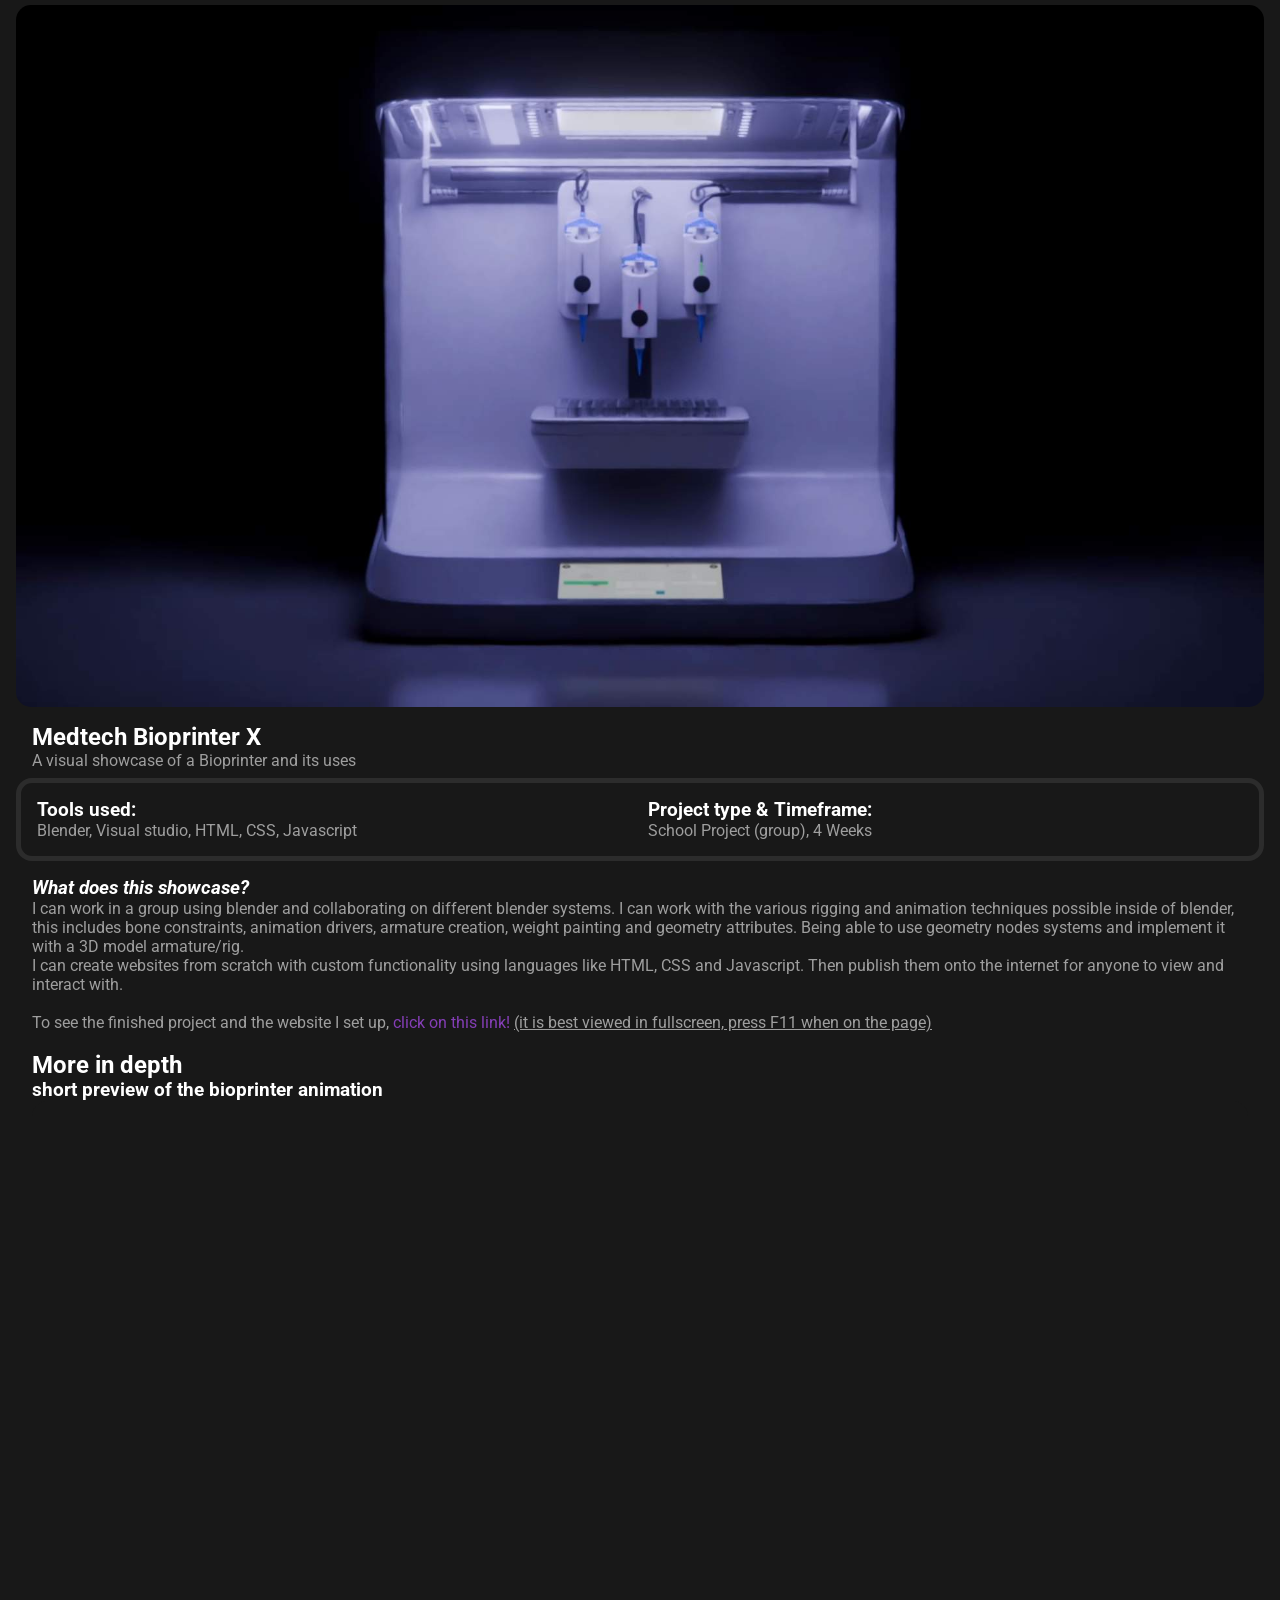
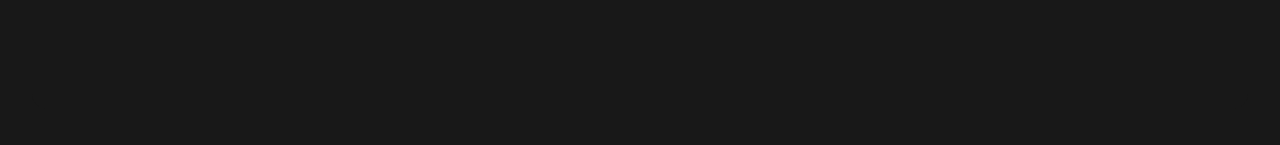
<file: src/html/project-pages/bioprinter-project.html>
<!DOCTYPE html>
<html lang="en">
<head>
    <meta charset="UTF-8">
    <meta name="viewport" content="width=device-width, initial-scale=1.0">
    <link rel="stylesheet" href="/src/css/main.css">
    <link rel="stylesheet" href="/src/css/project-page.css">
    <title>Bioprinter</title>
</head>
<body class="project-page">

    <!-- about section -->
    <section class="project-about">
        <!-- primary image -->
        <img src="/assets/bioprinter/bioprinter-bigshot.jpg" alt="" class="about-image">
        <!-- title & one sentence descriptor -->
        <div class="about-details">
            <div class="about-header">
                <h1 class="about-title">Medtech Bioprinter X</h1>
                <p class="about-description">A visual showcase of a Bioprinter and its uses</p>
            </div>
            <!-- tools, project type, timeframe -->
            <div class="details-container">
                <div>
                    <h3>Tools used:</h3>
                    <p>Blender, Visual studio, HTML, CSS, Javascript</p>
                </div>
                <div>
                    <h3>Project type & Timeframe:</h3>
                    <p>School Project (group), 4 Weeks</p>
                </div>
            </div>
        </div>
    </section>

    <!-- project content -->
    <section class="project-content">
        <h3><i>What does this showcase?</i></h3>
        <p>
            I can work in a group using blender and collaborating on different blender systems. I can work with the various rigging
            and animation techniques possible inside of blender, this includes bone constraints, animation drivers, armature
            creation, weight painting and geometry attributes. Being able to use geometry nodes systems and implement it with a 3D
            model armature/rig.
            <br>
            I can create websites from scratch with custom functionality using languages like HTML, CSS and Javascript. Then publish
            them onto the internet for anyone to view and interact with.
            <br><br>
            To see the finished project and the website I set up,
            <a href="https://zeliotl.github.io/WhatIsABioprinter/" target="_blank" class="project-link"> click on this link!</a>
            <u>(it is best viewed in fullscreen, press F11 when on the page)</u>
        </p>
        <br>
        <h1>More in depth</h1>
        <h3>short preview of the bioprinter animation</h3>
        <video 
        src="/assets/bioprinter/videos/bioprinter-showcase-segment.mp4"
        autoplay loop muted playsinline
        ></video>
    </section>

    <!-- other projects -->
    <!-- might be added later -->
</body>
</html>
</file>
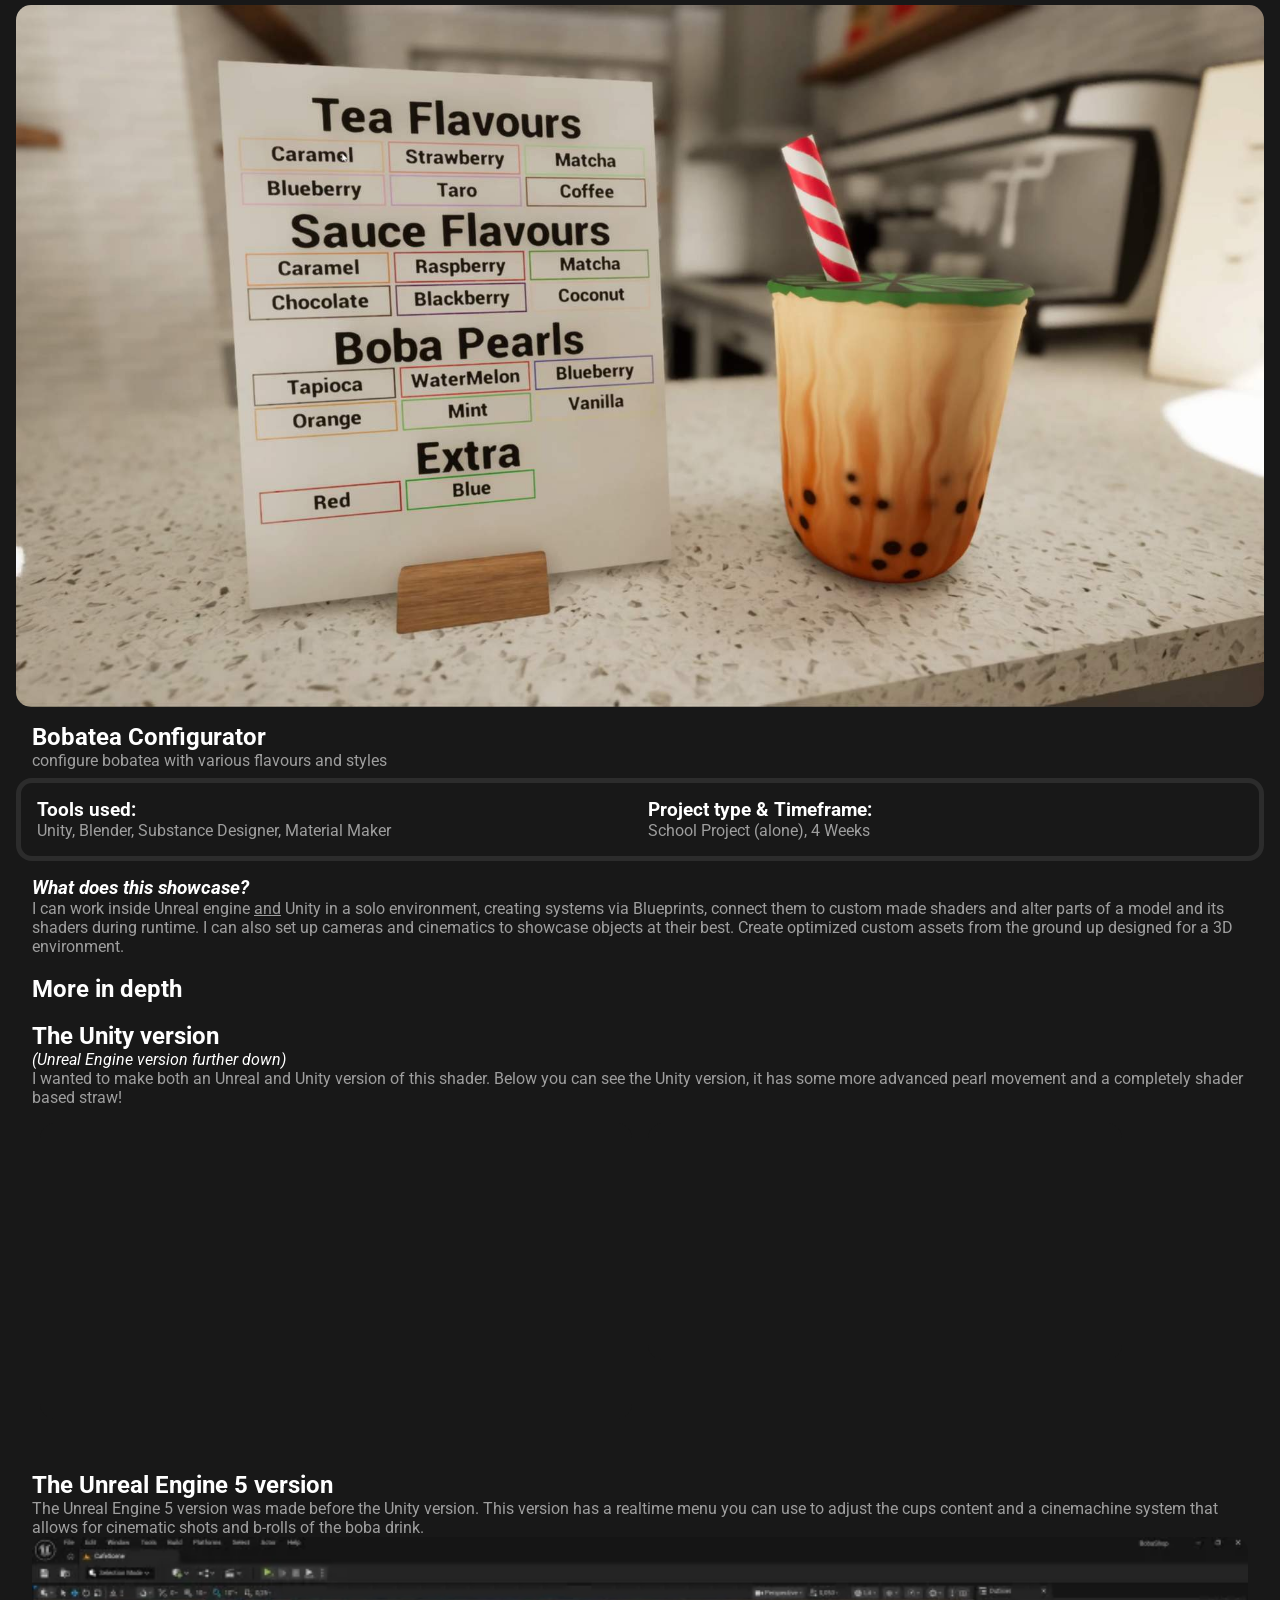
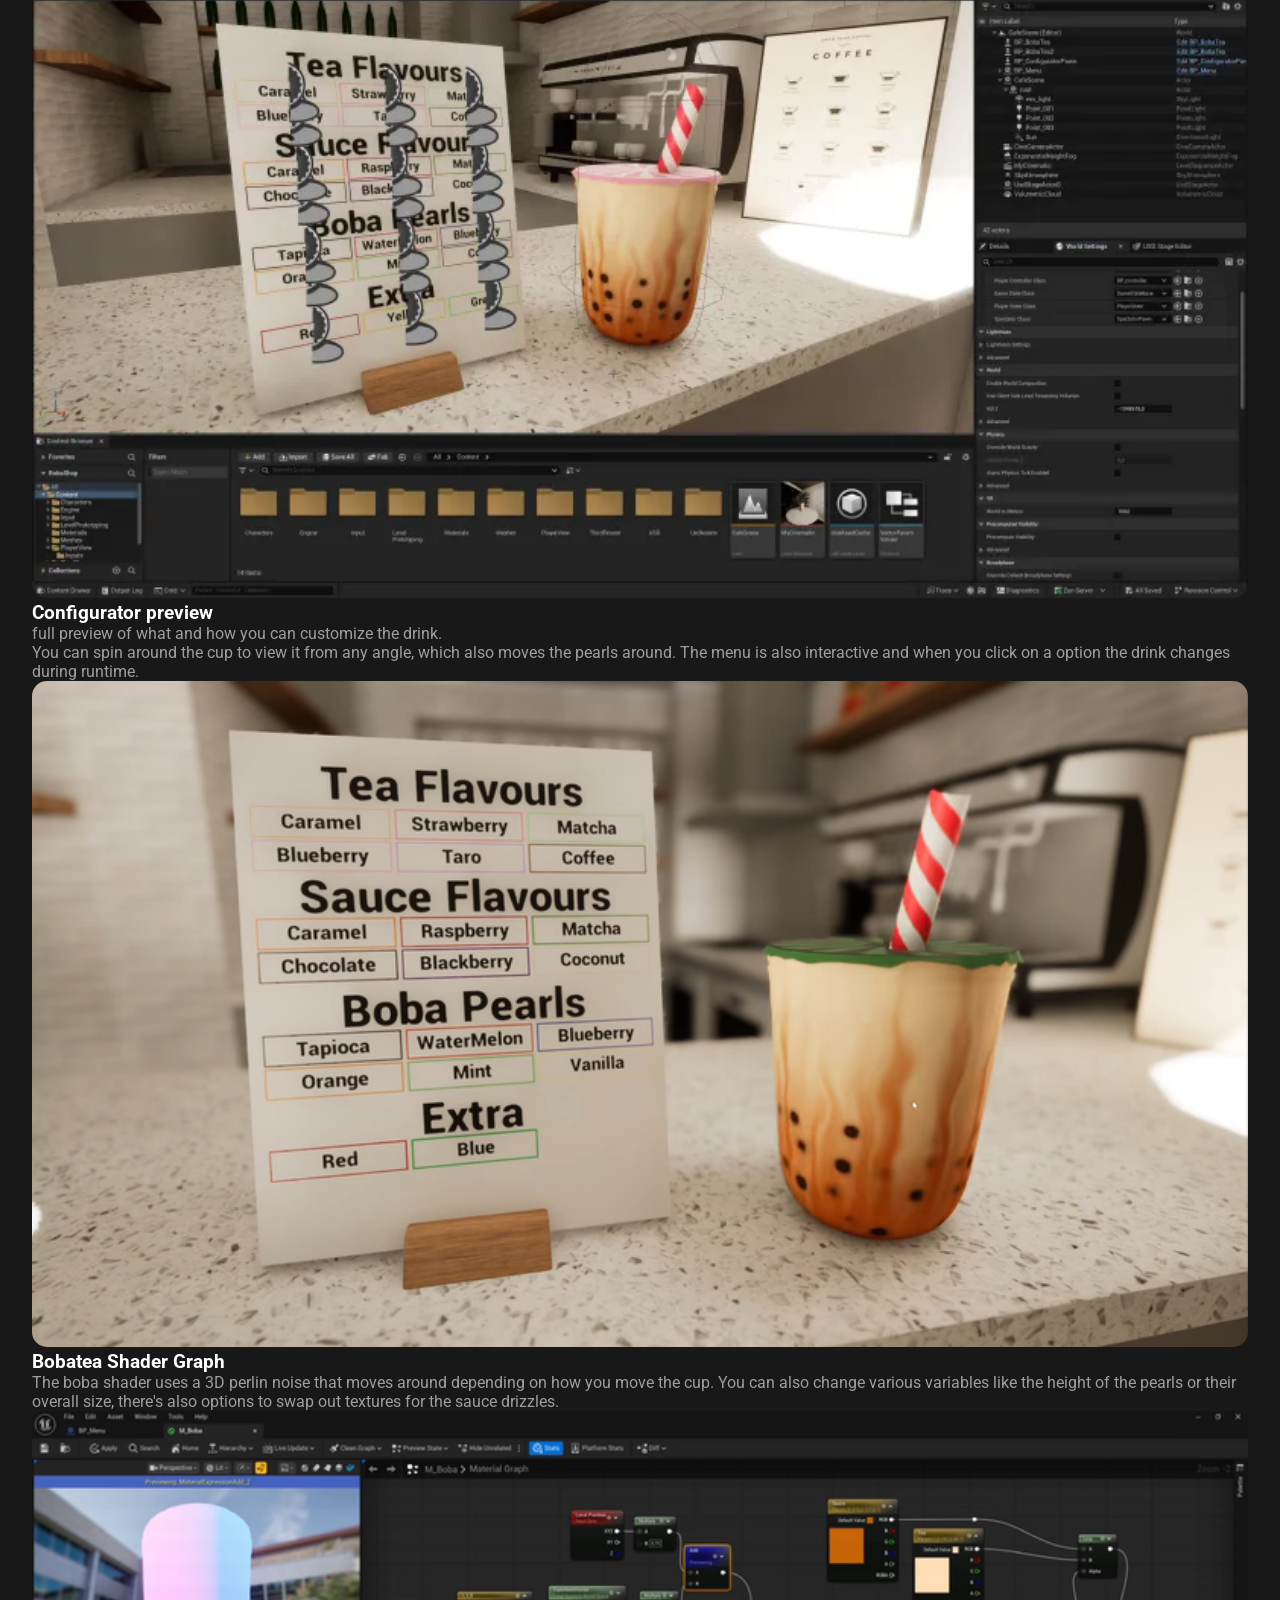
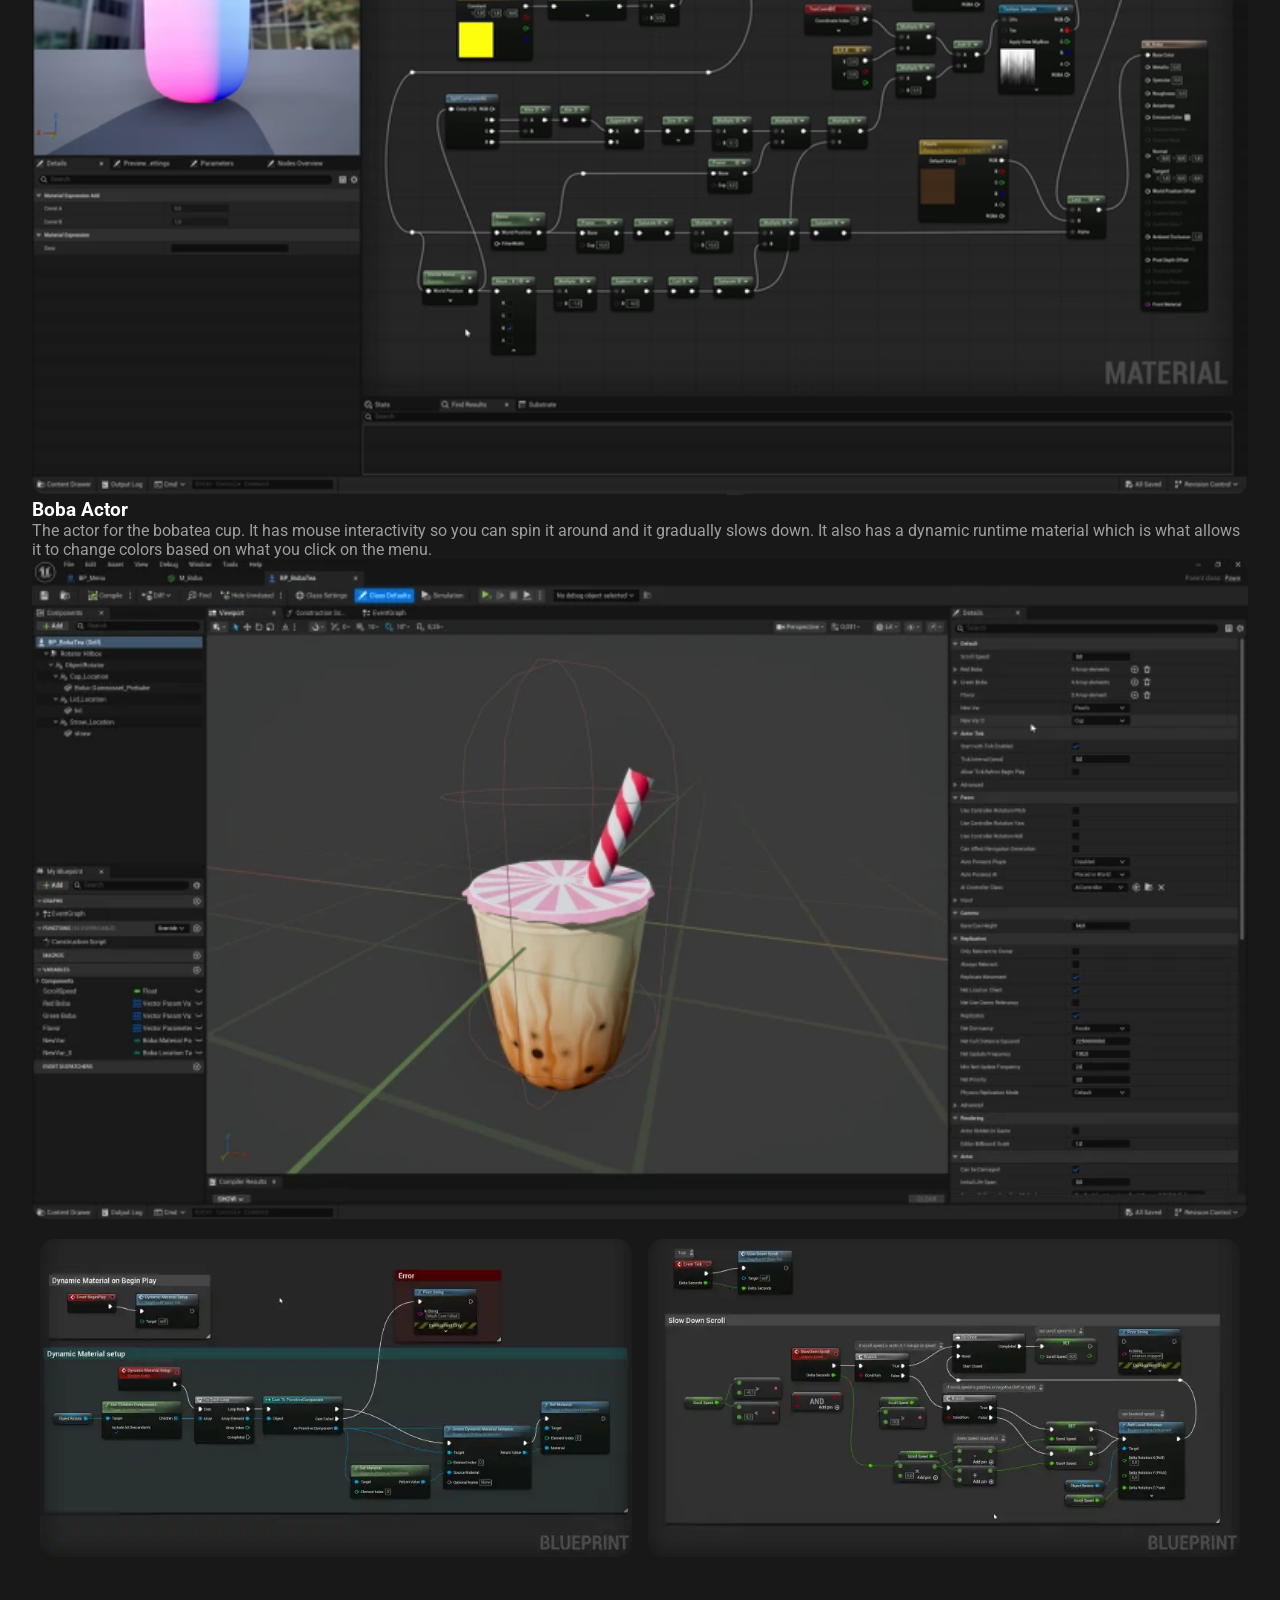
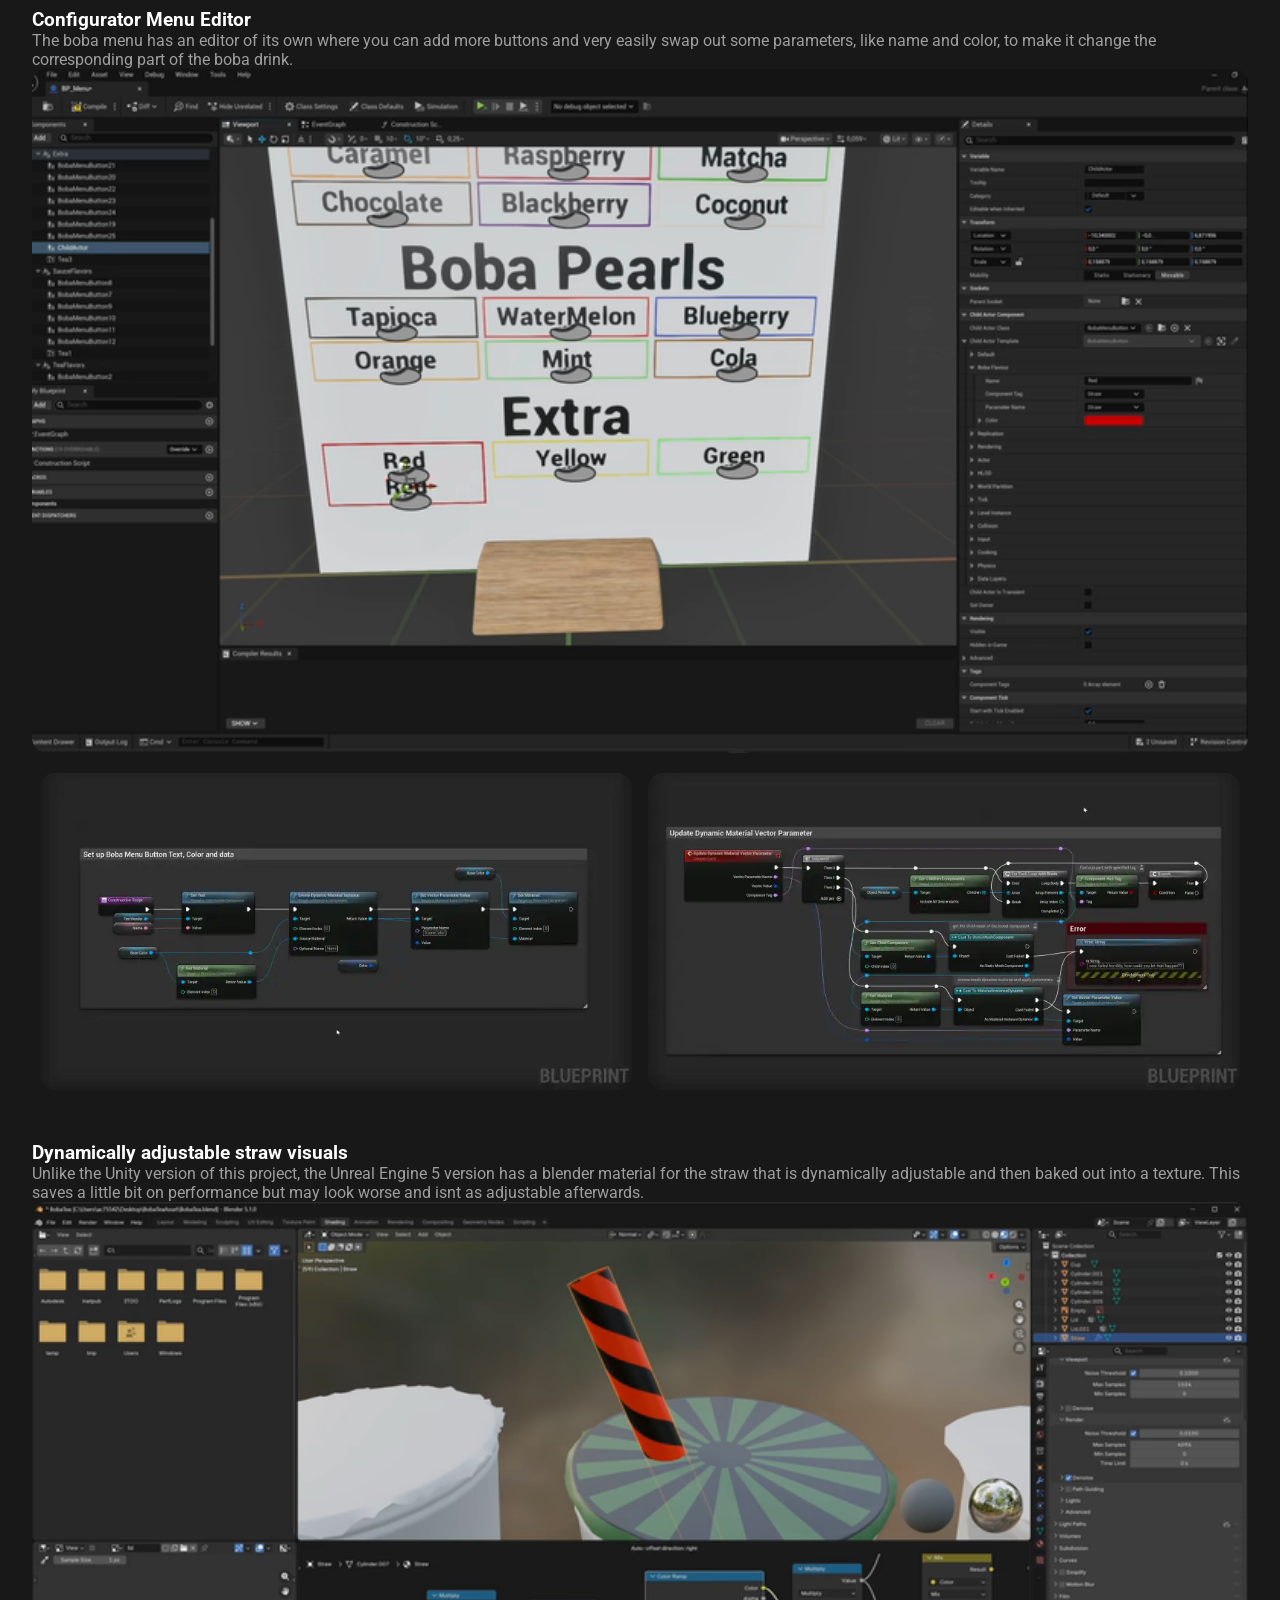
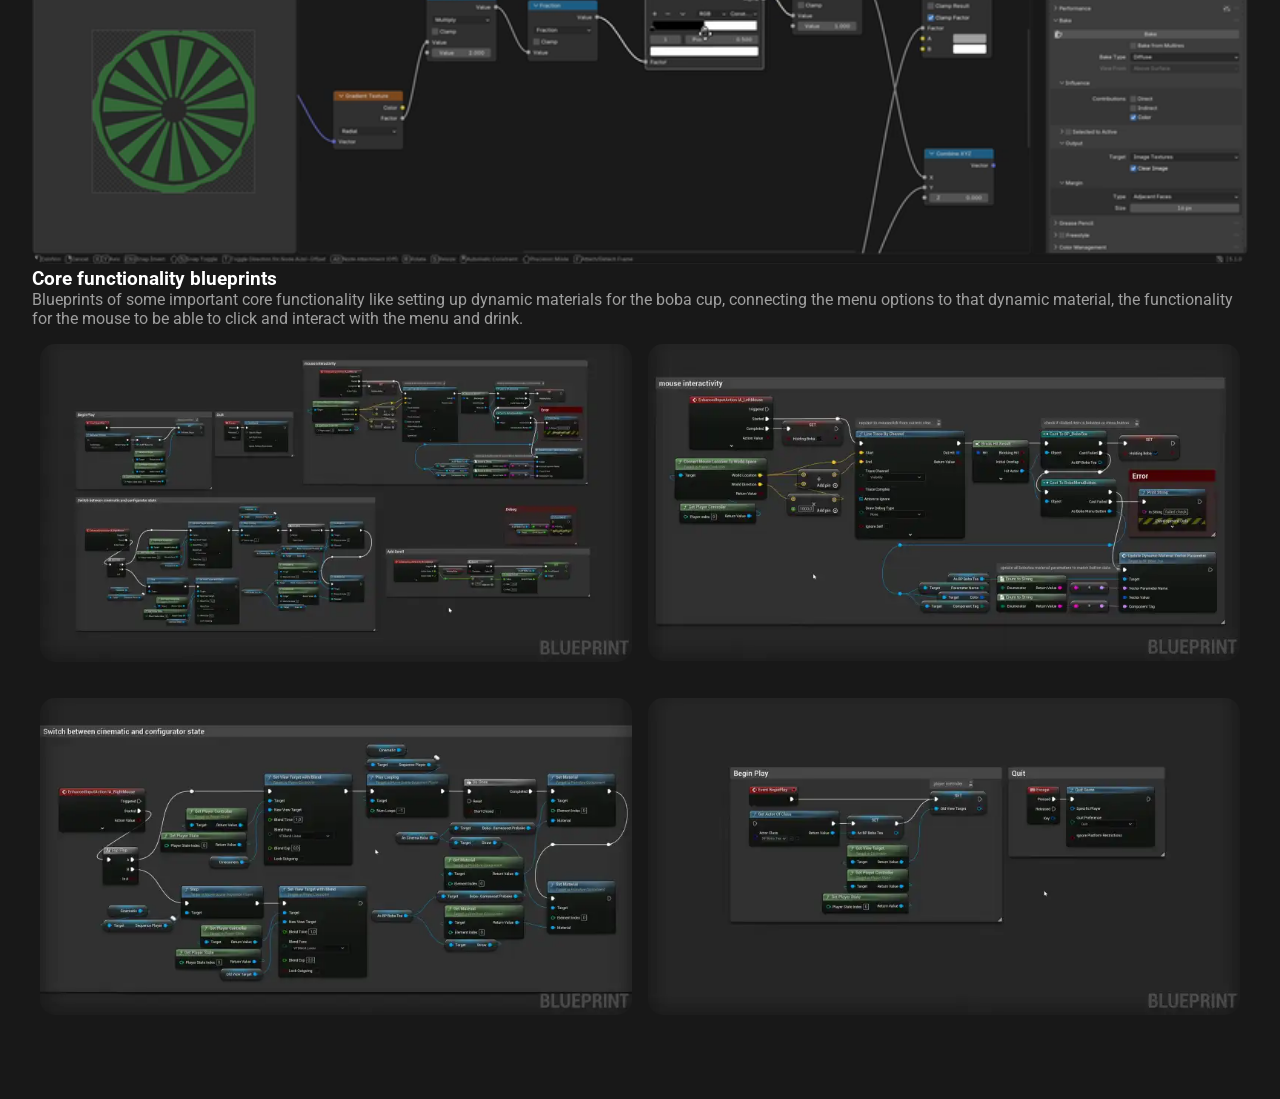
<file: src/html/project-pages/bobatea-configurator.html>
<!DOCTYPE html>
<html lang="en">
<head>
    <meta charset="UTF-8">
    <meta name="viewport" content="width=device-width, initial-scale=1.0">
    <link rel="stylesheet" href="/src/css/main.css">
    <link rel="stylesheet" href="/src/css/project-page.css">
    <title>Bobatea configurator</title>
</head>
<body class="project-page">

    <!-- about section -->
    <section class="project-about">
        <!-- primary image -->
        <img src="/assets/bobatea/bobatea-bigshot.jpg" alt="" class="about-image">
        <!-- title & one sentence descriptor -->
        <div class="about-details">
            <div class="about-header">
                <h1 class="about-title">Bobatea Configurator</h1>
                <p class="about-description">configure bobatea with various flavours and styles</p>
            </div>
            <!-- tools, project type, timeframe -->
            <div class="details-container">
                <div>
                    <h3>Tools used:</h3>
                    <p>Unity, Blender, Substance Designer, Material Maker</p>
                </div>
                <div>
                    <h3>Project type & Timeframe:</h3>
                    <p>School Project (alone), 4 Weeks</p>
                </div>
            </div>
        </div>
    </section>

    <!-- project content -->
    <section class="project-content">
        <h3><i>What does this showcase?</i></h3>
        <p>
            I can work inside Unreal engine <u>and</u> Unity in a solo environment, creating systems via Blueprints, connect them to
            custom made shaders and alter parts of a model and its shaders during runtime. I can also set up cameras and cinematics
            to showcase objects at their best. Create optimized custom assets from the ground up designed for a 3D environment.
        </p>
        <br>
        <h1>More in depth</h1>
        <br>

        <!-- Unity version of bobatea -->
         <h2>The Unity version</h2>
         <i>(Unreal Engine version further down)</i>
         <p>
            I wanted to make both an Unreal and Unity version of this shader. Below you 
            can see the Unity version, it has some more advanced
            pearl movement and a completely shader based straw!
            <br>
         </p>
        <div class="video-group">
            <div class="media-container">
                <video 
                src="/assets/bobatea/videos/bobatea_pearls_moving.mp4"
                autoplay loop muted playsinline
                ></video>
            </div>
            <div class="media-container">
                <video 
                src="/assets/bobatea/videos/adjustable_straw_showcase.mp4"
                autoplay loop muted playsinlinebob
                style="width: 80%;"
                ></video>
            </div>
        </div>

        
        <!-- Unreal Engine 5 version of bobatea -->
        <h2>The Unreal Engine 5 version</h2>
        <p>
            The Unreal Engine 5 version was made before the Unity version. This version has a 
            realtime menu you can use to adjust the cups content and a cinemachine system that 
            allows for cinematic shots and b-rolls of the boba drink.
        </p>
        <img 
        src="/assets/bobatea/images/boba_tea_scene.webp" 
        alt=""
        loading="lazy"
        >

        <!-- Configurator preview -->
        <h3>Configurator preview</h3>
        <p>
            full preview of what and how you can customize the drink.<br>
            You can spin around the cup to view it from any angle, which also moves the pearls around.
            The menu is also interactive and when you click on a option the drink changes during runtime.
        </p>
        <video 
        src="/assets/bobatea/videos/boba_configurator.webm"
        autoplay loop muted playsinline
        loading="lazy"
        ></video>

        <!-- Bobatea Shader Graph -->
        <h3>Bobatea Shader Graph</h3>
        <p>
            The boba shader uses a 3D perlin noise that moves around depending on how you move the cup.
            You can also change various variables like the height of the pearls or their overall size, 
            there's also options to swap out textures for the sauce drizzles.
        </p>
        <video 
        src="/assets/bobatea/videos/shader_graph.webm"
        autoplay loop muted playsinline
        loading="lazy"
        ></video>
        
        <!-- Boba Actor -->
        <h3>Boba Actor</h3>
        <p>
            The actor for the bobatea cup. It has mouse interactivity so you can spin it around
            and it gradually slows down. It also has a dynamic runtime material which is what 
            allows it to change colors based on what you click on the menu.
        </p>
        <img 
        src="/assets/bobatea/images/boba_actor.webp" 
        alt=""
        loading="lazy"
        >
        <div class="video-group">
            <div class="media-container">
                <img 
                src="/assets/bobatea/images/dynamic_material.webp" 
                alt=""
                loading="lazy"
                >
            </div>
            <div class="media-container">
                <img 
                src="/assets/bobatea/images/slow_down_scroll.webp" 
                alt=""
                loading="lazy"
                >
            </div>
        </div>
        

        <!-- Configurator Menu Editor -->
        <h3>Configurator Menu Editor</h3>
        <p>
            The boba menu has an editor of its own where you can add more buttons and very easily
            swap out some parameters, like name and color, to make it change the 
            corresponding part of the boba drink.
        </p>
        <video 
        src="/assets/bobatea/videos/boba_menu_editor.webm"
        autoplay loop muted playsinline
        loading="lazy"
        ></video>
        <div class="video-group">
            <div class="media-container">
                <img 
                src="/assets/bobatea/images/boba_menu_button.webp" 
                alt=""
                loading="lazy"
                >
            </div>
            <div class="media-container">
                <img 
                src="/assets/bobatea/images/dynamic_material_vectors.webp" 
                alt=""
                loading="lazy"
                >
            </div>
        </div>
        

        <!-- dynamically adjustable straw visuals -->
        <h3>Dynamically adjustable straw visuals</h3>
        <p>
            Unlike the Unity version of this project, the Unreal Engine 5 version has a blender 
            material for the straw that is dynamically adjustable and then baked out into a texture.
            This saves a little bit on performance but may look worse and isnt as adjustable afterwards.
        </p>
        <video 
        src="/assets/bobatea/videos/boba_straw_material.webm"
        autoplay loop muted playsinline
        loading="lazy"
        ></video>

        <!-- Core functionality blueprints -->
        <h3>Core functionality blueprints</h3>
        <p>
            Blueprints of some important core functionality like setting up dynamic materials for the boba cup,
            connecting the menu options to that dynamic material, the functionality for the mouse to be able to click
            and interact with the menu and drink.
        </p>
        <div class="video-group">
            <div class="media-container">
                <img 
                src="/assets/bobatea/images/bunched_nodes.webp" 
                alt=""
                loading="lazy"
                >
            </div>
            <div class="media-container">
                <img 
                src="/assets/bobatea/images/mouse_interactivity.webp" 
                alt=""
                loading="lazy"
                >
            </div>
        </div>
        <div class="video-group">
            <div class="media-container">
                <img class="observe_this"
                src="/assets/bobatea/images/switch_config_cinematic.webp" 
                alt=""
                loading="lazy"
                >
            </div>
            <div class="media-container">
                <img 
                src="/assets/bobatea/images/beginplay_quit.webp" 
                alt=""
                loading="lazy"
                >
            </div>
        </div>
    </section>

    <!-- other projects -->
    <!-- might be added later -->

    <script src="/src/js/observer.js"></script>
</body>
</html>
</file>
<file: src/css/main.css>
@import url("https://fonts.googleapis.com/css2?family=Roboto:ital,wght@0,400;0,900;1,700&display=swap");

/* @import url('https://fonts.googleapis.com/css2?family=Roboto:ital,wght@0,100..900;1,100..900&display=swap'); */

:root {
  --font-family: "Roboto", sans-serf;
  --normal-font: 400;
  --bold-font: 700;
  --bolder-font: 900;
  --bg-color: #181818;
  --primary-color: #843eb6;
  --secondary-color: #ff7235;
  --primary-shadow: #000000;
  --secondary-shadow: #8c28ff;
  --bottom-margin: 0.5rem;
  --bottom-margin-2: 1rem;
  --line-height: 1.7rem;
  --transition: 0.3s;
  --text-color: #ffffff;
  --paragraph-color: #9e9e9e;
  --card-bg-color: #1f1f1f;
  --card-highlight: #2c2c2c;
  --banner-height: 120px;
}

html {
  scroll-behavior: smooth;
  background: var(--bg-color);
}

/*  */
/* CSS Resets */
/*  */
* {
  font-family: var(--font-family);
  color: var(--text-color);
  background-color: var(--bg-color);
  margin: 0;
  padding: 0;
  box-sizing: border-box;
  background: inherit;
}
ul {
  list-style-type: none;
}
a {
  text-decoration: none;
  color: var(--primary-color);
}
a:hover {
  color: var(--secondary-color);
}
body {
  font-family: var(--font-family);
}
p {
  color: var(--paragraph-color);
}
img,
video {
  border-radius: 15px;
}

/*  */
/* overlay */
/*  */
#overlay {
  position: fixed;
  display: none;
  flex-direction: column;
  justify-content: end;
  width: 100%; 
  height: 100%; 
  top: 0;
  left: 0;
  right: 0;
  bottom: 0;
  background-color: rgba(0, 0, 0, 0.5); 
  z-index: 2; 
  cursor: pointer; 
  transition: all 1s;
}
#overlay div {
  display: flex;
  flex-direction: row;
  justify-content: end;
  border-radius: 15px 15px 0px 0px;
  width: 90%;
  max-width: 854px;
  height: 40px;
  margin: 2.5% auto 0;
  background-color: var(--bg-color);
  font-size: 1.5rem;
  /* align-items: ; */
  text-align: right;
  padding: 7px;
}
#overlay div * {
  padding: 0;
  border: 0;
  font-size: 1.1rem;
  background: transparent;
  height: 100%;
}
.cross-icon {
  aspect-ratio: 1 / 1;
  width: auto;
}
#overlay embed {
  display: flex;
  border-radius: 0px;
  width: 90%;
  max-width: 854px;
  height: 92.5%;
  margin: 0 auto;
  overflow: scroll;
}

/*  */
/* nagivation banner */
/*  */
nav {
  position: sticky;
  top: 0;
  left: 0;
  z-index: 1;
  display: flex;
  align-items: center;
  justify-content: space-between;
  padding: 1.5rem 3.5rem;
  background-color: var(--card-bg-color);
  border: solid var(--card-highlight);
  border-width: 0px 0px 1px 0px;
  box-shadow: 0 10px 10px rgba(0, 0, 0, 0.1);
}
nav * {
  color: var(--primary-color);
  transition: var(--transition);
}
nav a:hover {
  color: var(--secondary-color);
  border-bottom: 2px solid var(--secondary-color);
}
nav ul {
  display: flex;
  gap: 1.9rem;
  font-weight: var(--bold-font);
}
.burger-menu {
  color: var(--primary-color);
  font-size: 2rem;
  border: 0;
  background-color: transparent;
  cursor: pointer;
  display: none;
}
.bars:hover{
  color: var(--secondary-color);
}

/*  */
/* video stuff */
/*  */
.showreel {
  position: flex;
  align-items: center;
  justify-content: center;
  text-align: center;
  width: 100%;
  background: rgb(17, 17, 17);
  scroll-margin-top: var(--banner-height);
}
.showreel-video {
  width: 50%;
  margin: 2rem;
}



/*  */
/* More about */
/*  */
.about {
  display: flex;
  flex-direction: column;
  align-items: center;
  background-color: var(--bg-color);
  width: 30%;
  margin: 3rem auto;
  scroll-margin-top: var(--banner-height);
  /* overflow: scroll; */
}

.about div img{
  max-width: inherit;
  border-radius: inherit;
}

.about div{
  position: relative;
  /* box-sizing: border-box;
  -moz-box-sizing: border-box; */
  max-width: 350px;
  margin-bottom: 2rem;
  border-radius: 20%;
  &::before {
    border-radius: inherit;
    content: ' ';
    position: absolute;
    left: 0; top: 0px;
    width: 100%; height: 99%;
    box-shadow: inset 0 0 0px 1px #ffffff1f;
  }
}

.about h2 {
  margin-bottom: var(--bottom-margin);
  margin-top: var(--bottom-margin-2);
  text-align: center;
}

.about p {
  line-height: var(--line-height);
  padding: 0.4rem;
  text-align: center;
}

.about p:has(+ h2){
  margin-bottom: 1rem;
}





/*  */
/* projects */
/*  */
.projects {
  scroll-margin-top: var(--banner-height);
  background-color: var(--bg-color);
  padding: 32px 0;
  /* margin-top: 2rem; */
}

.project-pic {
  width: 85%;
  /* height: 85%; */
}

.projects-container {
  display: flex;
  align-items: center;
  justify-content: center;
}

.projects-title {
  text-align: center;
  margin-bottom: 1rem;
}

.project-container {
  text-align: center;
  width: 21.875rem;
  padding: 1rem;
}

.project-container p {
  padding: 0.4rem;
}

.project-title {
  margin-bottom: var(--bottom-margin);
}

.project-details {
  margin-bottom: var(--bottom-margin);
}

.project-card {
  display: flex;
  flex-direction: column;
  align-items: center;
  background-color: var(--card-bg-color);
  border-radius: 11px;
  box-shadow: 0 5px 15px var(--primary-shadow);
  padding: 20px;
  margin: 10px;
  border: var(--card-highlight) 1px solid;
  align-self: stretch;
}
.project-button {
  width: 100%;
  padding: 10px;
  /* margin: 10px 0px; */
  margin-bottom: 0px;
  margin-top: auto;
  border: 2px solid var(--primary-color);
  border-radius: 5px;
  font-size: 1rem;
  font-weight: var(--bold-font);
  transition: var(--transition);
  /* z-index: 10; */
}
.project-button:hover {
  background: var(--primary-color);
  border: 2px solid var(--primary-color);
  cursor: pointer;
  color: black;
}


/*  */
/* contact me section */
/*  */
.contact {
  scroll-margin-top: var(--banner-height);
  margin-top: 2rem;
  margin-bottom: 2rem;
}

.contact h2 {
  text-align: center;
  margin-bottom: var(--bottom-margin-2);
}

.contact-form-container {
  display: flex;
  background: linear-gradient(
    5deg,
    #141414 0%,
    var(--card-bg-color) 65%,
    var(--card-highlight) 100%
  );
  max-width: 40.75rem;
  margin: 0 auto;
  padding: 0.938rem;
  border-radius: 25px;
  /* box-shadow: 0 0 20px var(--secondary-shadow); */
  border: var(--primary-color) 2px solid;
  justify-content: center;
  align-items: center;
  flex-direction: column;
}

.contact-form-container * {
  background: transparent;
}

.contact-form-container div {
  display: flex;
  flex-direction: column;
  align-items: center;
  margin: 1rem;
}

.contact-form-container div h3 {
  display: inline;
  vertical-align: 40%;
}

.contact-form-container div a {
  display: inline;
  vertical-align: 100%;
  border-bottom: 2px solid var(--primary-color);
  transition: var(--transition);
}
.contact-form-container div a:hover {
  border-bottom: 2px solid var(--secondary-color);
}







/*  */
/* mobile changes */
/*  */
@media screen and (max-width: 720px) {
  /* changes reflects on screen with a width of 720px and below */
  nav {
    padding: 1.5rem 3.5rem;
  }
  nav ul {
    position: fixed;
    background-color: var(--bg-color);
    flex-direction: column;
    top: 0;
    right: 0;
    width: 100%;
    text-align: center;
    transform: translateY(-120%);
    transition: transform 0.5s ease-in;
  }
  nav ul li {
    margin: 1rem;
  }
  .burger-menu {
    display: block;
  }
  nav ul.show {
    transform: translateY(0);
  }
  .showreel {
    width: 100%;
  }
  .showreel-video {
    width: 85%;
  }
  .bio {
    margin-top: -7rem;
    width: 20.5rem;
  }
  .about {
    width: 80%;
  }
  .about h2 {
    text-align: center;
  }
  /* .about p {
    text-align: justify;
  } */
  .projects-container {
    flex-direction: column;
  }
  .project-container {
    width: 75vw;
  }
  .project-card{
    align-self: center;
    
  }
  .contact-form-container {
    max-width: 85vw;
  }
  #overlay embed{
    width: 90%;
  }
}
</file>
<file: src/css/project-page.css>
body{
  overflow: scroll;
}

/* project page */
.project-page{
  /* width: 95%; */
  padding: 1rem;
  padding-top: 5px;
  /* max-width: 854px;*/
}
/* .project-page *{
  padding-top: 0.5rem;
} */
.project-about{
  display: flex;
  flex-direction: column;
}
.project-about *{
  display: flex;
  width: 100%;
}
.project-about > p{
  margin-top: 0;
  margin-bottom: 0;
}
.project-about > h1{
  margin-bottom: 0;
}
.about-image{
  width: 100%;
  margin: auto;
  margin-bottom: 1rem;
}
.about-details{
  display: flex;
  flex-direction: column;
  justify-content: space-around;
}
.about-header{
  display: flex;
  padding: 0 0 0.5rem 1rem;
  flex-direction: column;
  justify-content: space-around;
}
.details-container{
  display: flex;
  gap: 1rem;
  margin: auto;
  padding: 1rem;
  border-radius: 1rem;
  border: 5px solid var(--card-highlight);
}
.details-container div{
  display: flex;
  flex-direction: column;
  justify-content: space-around;
}
.project-content{
  padding: 1rem;
}
.project-content u{
  color: var(--paragraph-color);
}
video{
  width: 100%;
  /* height: 100%; */
  /* margin: 1rem auto; */
}
.video-group{
  display: flex;
  flex-direction: row;
  flex-basis: auto;
  /* width: 100%;
  max-width: 800px; */
  height: min-content;
  padding-bottom: 2rem;
}

.media-container{
  /* flex: 1; */
  margin: 1rem 0.5rem;
  width: 100%;
  /* flex-shrink: 1; */
  /* background-color: red; */
}
.media-container *{
  /* margin: 0rem 0.5rem; */
}

.video-group:has(+.video-group){
  padding-bottom: 0;
}

.project-content img{
  width: 100%;
}

/* phone settings */
@media screen and (max-width: 720px) {
  video{
    /* margin: 0.5rem 0; */
  }
  .project-content{
    padding-left: 0;
    padding-right: 0;
  }
}
</file>
